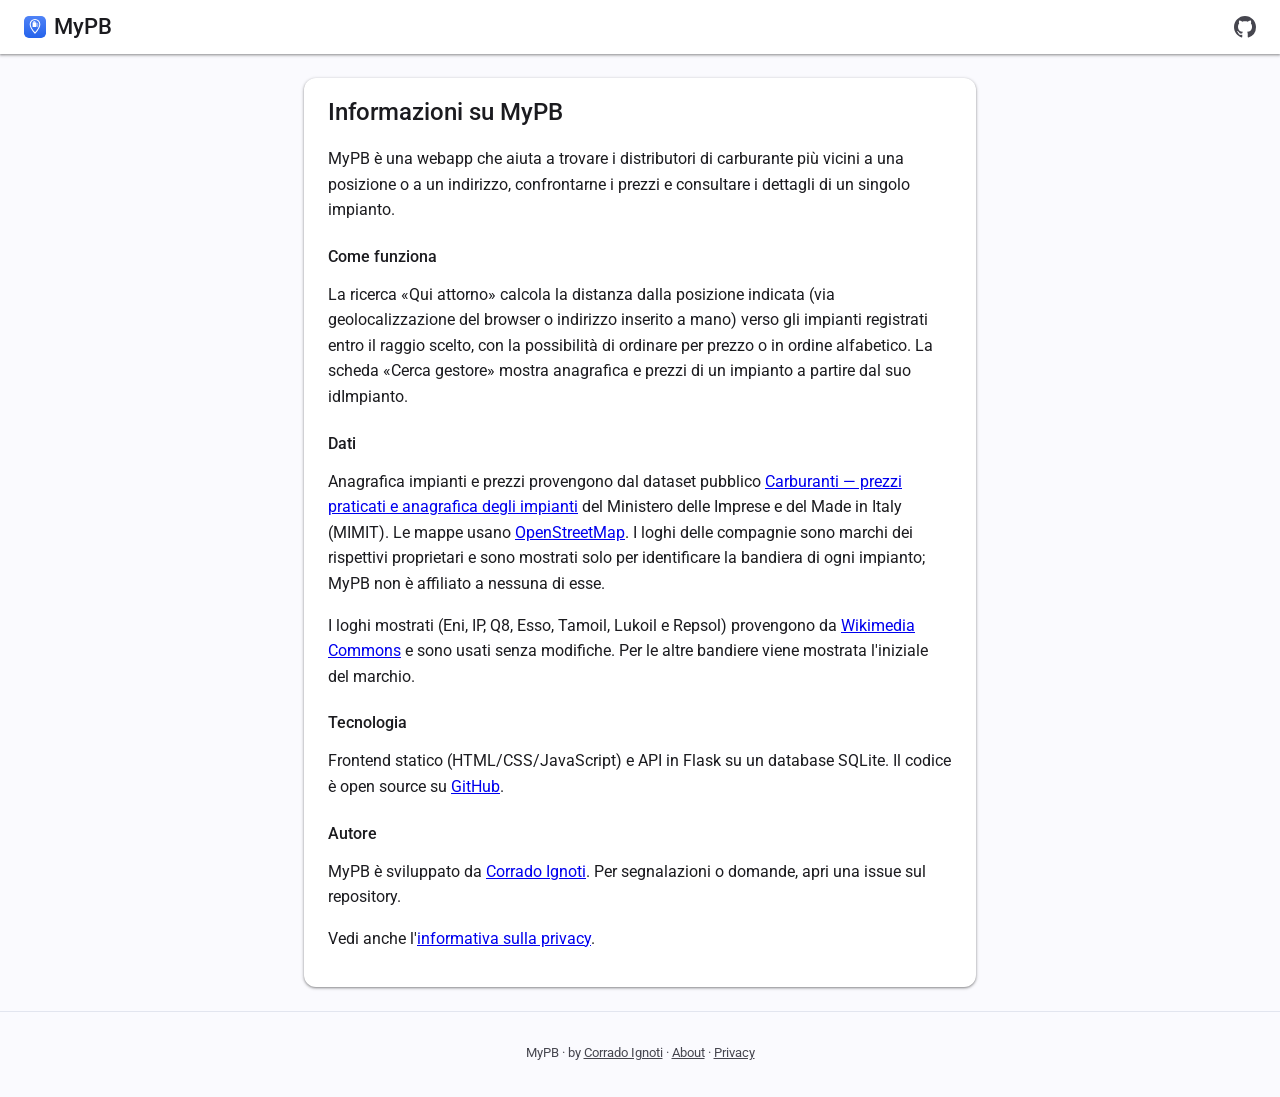
<file: frontend/about.html>
<!doctype html>
<html lang="it">
<head>
  <meta charset="utf-8" />
  <meta name="viewport" content="width=device-width, initial-scale=1" />
  <title>Informazioni &mdash; MyPB</title>
  <link rel="icon" href="icon.svg" type="image/svg+xml" />
  <link rel="icon" href="favicon.ico" sizes="any" />
  <link rel="apple-touch-icon" href="apple-touch-icon.png" />
  <meta name="theme-color" content="#2563eb" />
  <link rel="preconnect" href="https://fonts.googleapis.com" />
  <link rel="preconnect" href="https://fonts.gstatic.com" crossorigin />
  <link
    rel="stylesheet"
    href="https://fonts.googleapis.com/css2?family=Roboto:wght@400;500;700&display=swap"
  />
  <link rel="stylesheet" href="style.css" />
</head>
<body>
  <header>
    <h1><a href="index.html" class="brand-link"><img src="icon.svg" alt="" width="22" height="22" class="brand-icon" />MyPB</a></h1>
    <a href="https://github.com/corradoignoti/mypb" target="_blank" rel="noopener" class="github-link" aria-label="Codice su GitHub" title="Codice su GitHub">
      <svg viewBox="0 0 16 16" width="22" height="22" aria-hidden="true">
        <path fill="currentColor" d="M8 0C3.58 0 0 3.58 0 8c0 3.54 2.29 6.53 5.47 7.59.4.07.55-.17.55-.38 0-.19-.01-.82-.01-1.49-2.01.37-2.53-.49-2.69-.94-.09-.23-.48-.94-.82-1.13-.28-.15-.68-.52-.01-.53.63-.01 1.08.58 1.23.82.72 1.21 1.87.87 2.33.66.07-.52.28-.87.51-1.07-1.78-.2-3.64-.89-3.64-3.95 0-.87.31-1.59.82-2.15-.08-.2-.36-1.02.08-2.12 0 0 .67-.21 2.2.82.64-.18 1.32-.27 2-.27.68 0 1.36.09 2 .27 1.53-1.04 2.2-.82 2.2-.82.44 1.1.16 1.92.08 2.12.51.56.82 1.27.82 2.15 0 3.07-1.87 3.75-3.65 3.95.29.25.54.73.54 1.48 0 1.07-.01 1.93-.01 2.2 0 .21.15.46.55.38A8.013 8.013 0 0016 8c0-4.42-3.58-8-8-8z" />
      </svg>
    </a>
  </header>

  <main class="policy">
    <div class="detail">
      <h2>Informazioni su MyPB</h2>

      <p>
        MyPB &egrave; una webapp che aiuta a trovare i distributori di carburante
        pi&ugrave; vicini a una posizione o a un indirizzo, confrontarne i prezzi e
        consultare i dettagli di un singolo impianto.
      </p>

      <h3>Come funziona</h3>
      <p>
        La ricerca &laquo;Qui attorno&raquo; calcola la distanza dalla posizione
        indicata (via geolocalizzazione del browser o indirizzo inserito a mano)
        verso gli impianti registrati entro il raggio scelto, con la possibilit&agrave;
        di ordinare per prezzo o in ordine alfabetico. La scheda &laquo;Cerca
        gestore&raquo; mostra anagrafica e prezzi di un impianto a partire dal suo
        idImpianto.
      </p>

      <h3>Dati</h3>
      <p>
        Anagrafica impianti e prezzi provengono dal dataset pubblico
        <a href="https://www.mimit.gov.it/it/open-data/elenco-dataset/carburanti-prezzi-praticati-e-anagrafica-degli-impianti" target="_blank" rel="noopener">Carburanti &mdash; prezzi praticati e anagrafica degli impianti</a>
        del Ministero delle Imprese e del Made in Italy (MIMIT). Le mappe usano
        <a href="https://www.openstreetmap.org/copyright" target="_blank" rel="noopener">OpenStreetMap</a>.
        I loghi delle compagnie sono marchi dei rispettivi proprietari e sono
        mostrati solo per identificare la bandiera di ogni impianto; MyPB non
        &egrave; affiliato a nessuna di esse.
      </p>
      <p>
        I loghi mostrati (Eni, IP, Q8, Esso, Tamoil, Lukoil e Repsol) provengono da
        <a href="https://commons.wikimedia.org/" target="_blank" rel="noopener">Wikimedia Commons</a>
        e sono usati senza modifiche. Per le altre bandiere viene mostrata
        l'iniziale del marchio.
      </p>

      <h3>Tecnologia</h3>
      <p>
        Frontend statico (HTML/CSS/JavaScript) e API in Flask su un database
        SQLite. Il codice &egrave; open source su
        <a href="https://github.com/corradoignoti/mypb" target="_blank" rel="noopener">GitHub</a>.
      </p>

      <h3>Autore</h3>
      <p>
        MyPB &egrave; sviluppato da
        <a href="https://github.com/corradoignoti" target="_blank" rel="noopener">Corrado Ignoti</a>.
        Per segnalazioni o domande, apri una issue sul repository.
      </p>

      <p>
        Vedi anche l'<a href="privacy.html">informativa sulla privacy</a>.
      </p>
    </div>
  </main>

  <footer>
    <p>
      MyPB &middot; by <a href="https://github.com/corradoignoti" target="_blank" rel="noopener">Corrado Ignoti</a>
      &middot; <a href="about.html">About</a>
      &middot; <a href="privacy.html">Privacy</a>
    </p>
  </footer>
</body>
</html>
</file>
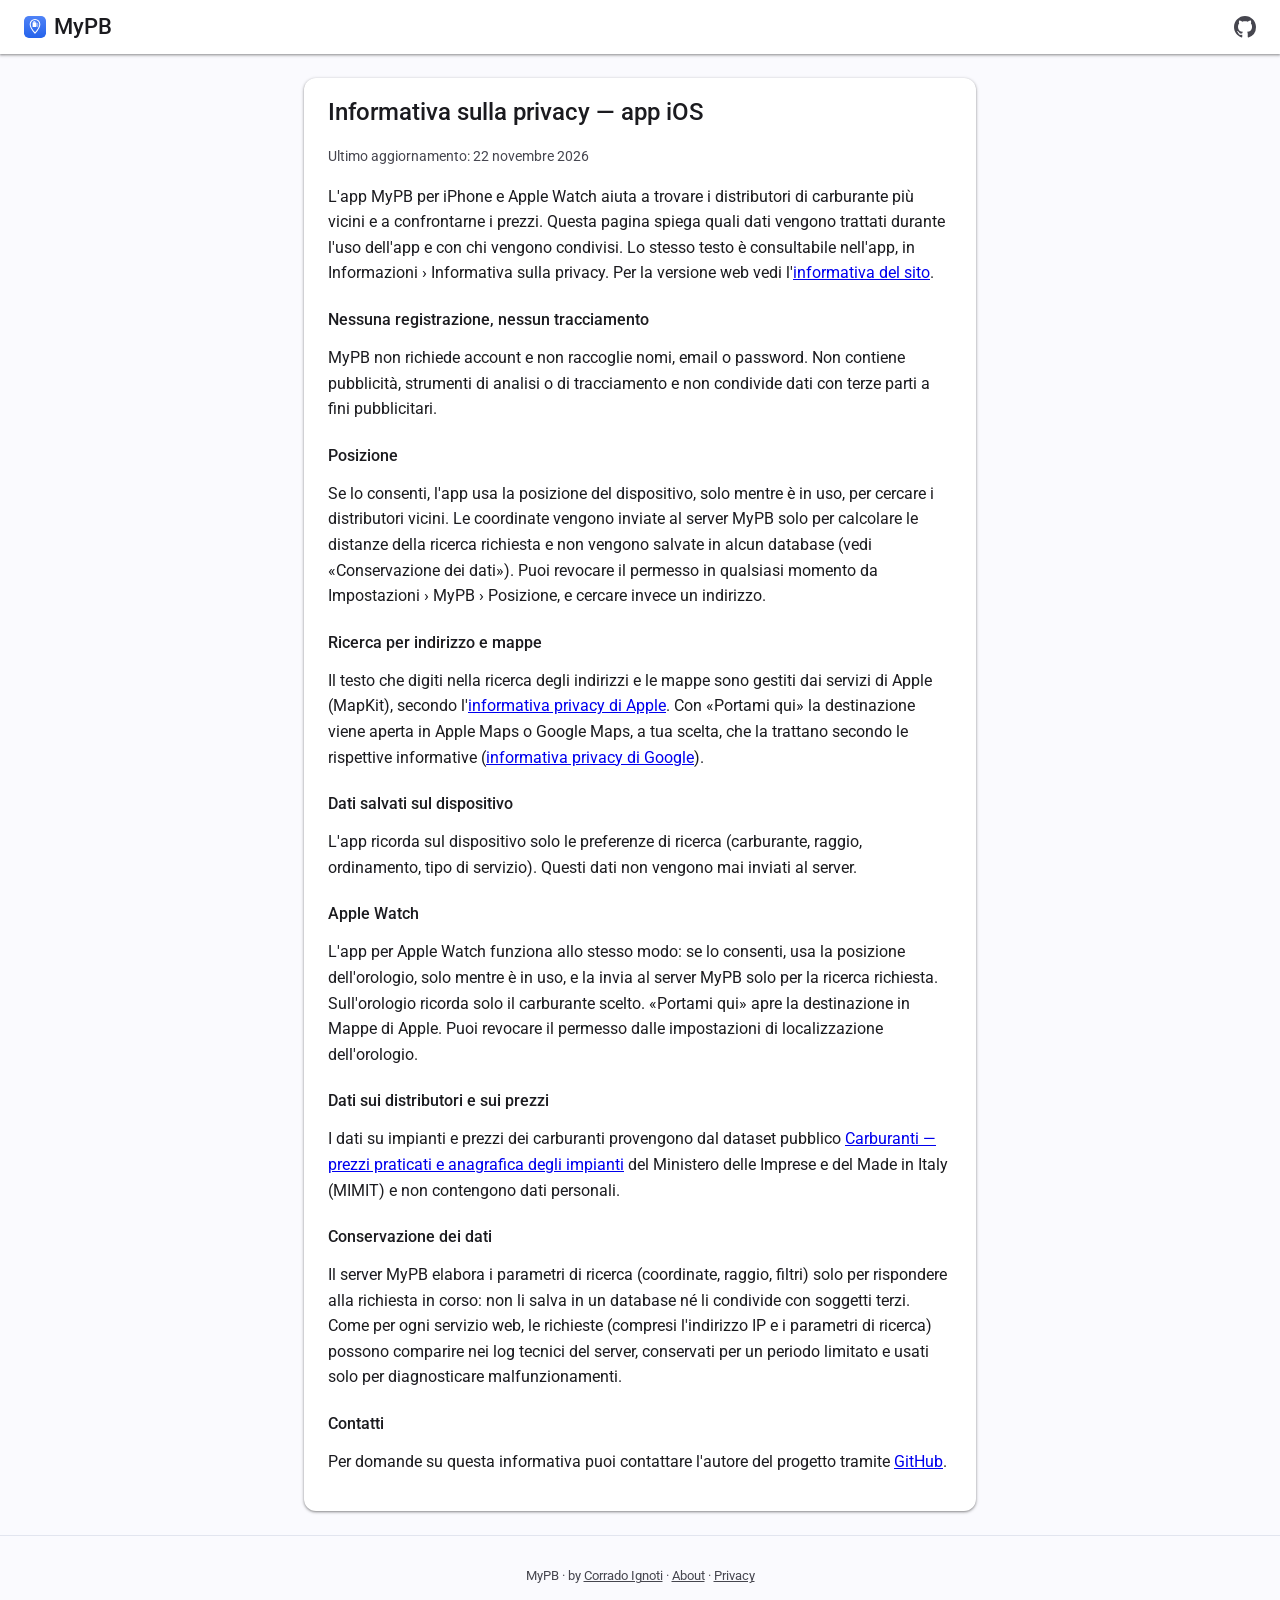
<file: frontend/privacy-ios.html>
<!doctype html>
<html lang="it">
<head>
  <meta charset="utf-8" />
  <meta name="viewport" content="width=device-width, initial-scale=1" />
  <title>Privacy app iOS &mdash; MyPB</title>
  <link rel="icon" href="icon.svg" type="image/svg+xml" />
  <link rel="icon" href="favicon.ico" sizes="any" />
  <link rel="apple-touch-icon" href="apple-touch-icon.png" />
  <meta name="theme-color" content="#2563eb" />
  <link rel="preconnect" href="https://fonts.googleapis.com" />
  <link rel="preconnect" href="https://fonts.gstatic.com" crossorigin />
  <link
    rel="stylesheet"
    href="https://fonts.googleapis.com/css2?family=Roboto:wght@400;500;700&display=swap"
  />
  <link rel="stylesheet" href="style.css" />
</head>
<body>
  <header>
    <h1><a href="index.html" class="brand-link"><img src="icon.svg" alt="" width="22" height="22" class="brand-icon" />MyPB</a></h1>
    <a href="https://github.com/corradoignoti/mypb" target="_blank" rel="noopener" class="github-link" aria-label="Codice su GitHub" title="Codice su GitHub">
      <svg viewBox="0 0 16 16" width="22" height="22" aria-hidden="true">
        <path fill="currentColor" d="M8 0C3.58 0 0 3.58 0 8c0 3.54 2.29 6.53 5.47 7.59.4.07.55-.17.55-.38 0-.19-.01-.82-.01-1.49-2.01.37-2.53-.49-2.69-.94-.09-.23-.48-.94-.82-1.13-.28-.15-.68-.52-.01-.53.63-.01 1.08.58 1.23.82.72 1.21 1.87.87 2.33.66.07-.52.28-.87.51-1.07-1.78-.2-3.64-.89-3.64-3.95 0-.87.31-1.59.82-2.15-.08-.2-.36-1.02.08-2.12 0 0 .67-.21 2.2.82.64-.18 1.32-.27 2-.27.68 0 1.36.09 2 .27 1.53-1.04 2.2-.82 2.2-.82.44 1.1.16 1.92.08 2.12.51.56.82 1.27.82 2.15 0 3.07-1.87 3.75-3.65 3.95.29.25.54.73.54 1.48 0 1.07-.01 1.93-.01 2.2 0 .21.15.46.55.38A8.013 8.013 0 0016 8c0-4.42-3.58-8-8-8z" />
      </svg>
    </a>
  </header>

  <main class="policy">
    <div class="detail">
      <h2>Informativa sulla privacy &mdash; app iOS</h2>
      <p class="policy-updated">Ultimo aggiornamento: 22 novembre 2026</p>

      <p>
        L'app MyPB per iPhone e Apple Watch aiuta a trovare i distributori di carburante pi&ugrave; vicini
        e a confrontarne i prezzi. Questa pagina spiega quali dati vengono trattati durante
        l'uso dell'app e con chi vengono condivisi. Lo stesso testo &egrave; consultabile
        nell'app, in Informazioni &rsaquo; Informativa sulla privacy. Per la versione web
        vedi l'<a href="privacy.html">informativa del sito</a>.
      </p>

      <h3>Nessuna registrazione, nessun tracciamento</h3>
      <p>
        MyPB non richiede account e non raccoglie nomi, email o password. Non contiene
        pubblicit&agrave;, strumenti di analisi o di tracciamento e non condivide dati con
        terze parti a fini pubblicitari.
      </p>

      <h3>Posizione</h3>
      <p>
        Se lo consenti, l'app usa la posizione del dispositivo, solo mentre &egrave; in uso,
        per cercare i distributori vicini. Le coordinate vengono inviate al server MyPB solo
        per calcolare le distanze della ricerca richiesta e non vengono salvate in alcun
        database (vedi &laquo;Conservazione dei dati&raquo;). Puoi revocare il permesso in
        qualsiasi momento da Impostazioni &rsaquo; MyPB &rsaquo; Posizione, e cercare invece
        un indirizzo.
      </p>

      <h3>Ricerca per indirizzo e mappe</h3>
      <p>
        Il testo che digiti nella ricerca degli indirizzi e le mappe sono gestiti dai
        servizi di Apple (MapKit), secondo
        l'<a href="https://www.apple.com/it/legal/privacy/" target="_blank" rel="noopener">informativa privacy di Apple</a>.
        Con &laquo;Portami qui&raquo; la destinazione viene aperta in Apple Maps o Google
        Maps, a tua scelta, che la trattano secondo le rispettive informative
        (<a href="https://policies.google.com/privacy" target="_blank" rel="noopener">informativa privacy di Google</a>).
      </p>

      <h3>Dati salvati sul dispositivo</h3>
      <p>
        L'app ricorda sul dispositivo solo le preferenze di ricerca (carburante, raggio,
        ordinamento, tipo di servizio). Questi dati non vengono mai inviati al server.
      </p>

      <h3>Apple Watch</h3>
      <p>
        L'app per Apple Watch funziona allo stesso modo: se lo consenti, usa la posizione
        dell'orologio, solo mentre &egrave; in uso, e la invia al server MyPB solo per la
        ricerca richiesta. Sull'orologio ricorda solo il carburante scelto.
        &laquo;Portami qui&raquo; apre la destinazione in Mappe di Apple. Puoi revocare il
        permesso dalle impostazioni di localizzazione dell'orologio.
      </p>

      <h3>Dati sui distributori e sui prezzi</h3>
      <p>
        I dati su impianti e prezzi dei carburanti provengono dal dataset pubblico
        <a href="https://www.mimit.gov.it/it/open-data/elenco-dataset/carburanti-prezzi-praticati-e-anagrafica-degli-impianti" target="_blank" rel="noopener">Carburanti &mdash; prezzi praticati e anagrafica degli impianti</a>
        del Ministero delle Imprese e del Made in Italy (MIMIT) e non contengono dati
        personali.
      </p>

      <h3>Conservazione dei dati</h3>
      <p>
        Il server MyPB elabora i parametri di ricerca (coordinate, raggio, filtri) solo per
        rispondere alla richiesta in corso: non li salva in un database n&eacute; li
        condivide con soggetti terzi. Come per ogni servizio web, le richieste (compresi
        l'indirizzo IP e i parametri di ricerca) possono comparire nei log tecnici del
        server, conservati per un periodo limitato e usati solo per diagnosticare
        malfunzionamenti.
      </p>

      <h3>Contatti</h3>
      <p>
        Per domande su questa informativa puoi contattare l'autore del progetto tramite
        <a href="https://github.com/corradoignoti/mypb/issues" target="_blank" rel="noopener">GitHub</a>.
      </p>
    </div>
  </main>

  <footer>
    <p>
      MyPB &middot; by <a href="https://github.com/corradoignoti" target="_blank" rel="noopener">Corrado Ignoti</a>
      &middot; <a href="about.html">About</a>
      &middot; <a href="privacy.html">Privacy</a>
    </p>
  </footer>
</body>
</html>
</file>
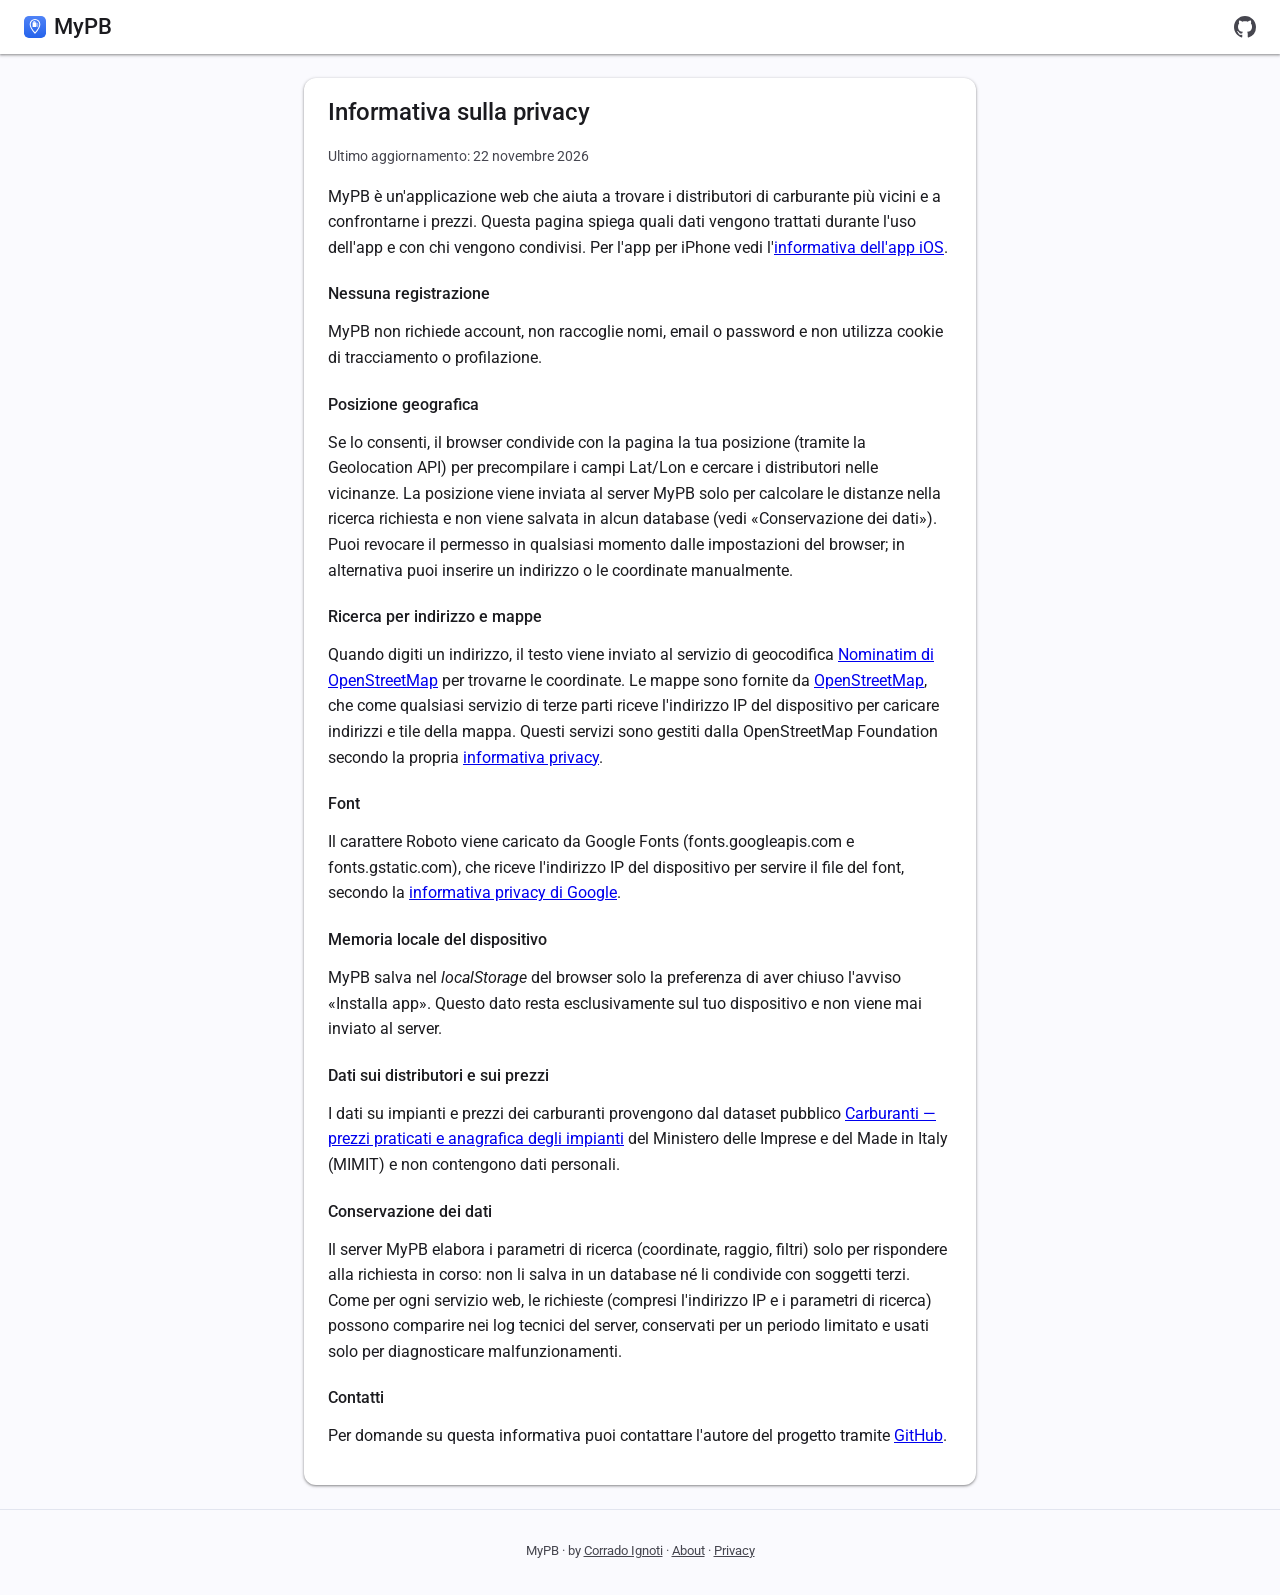
<file: frontend/privacy.html>
<!doctype html>
<html lang="it">
<head>
  <meta charset="utf-8" />
  <meta name="viewport" content="width=device-width, initial-scale=1" />
  <title>Privacy &mdash; MyPB</title>
  <link rel="icon" href="icon.svg" type="image/svg+xml" />
  <link rel="icon" href="favicon.ico" sizes="any" />
  <link rel="apple-touch-icon" href="apple-touch-icon.png" />
  <meta name="theme-color" content="#2563eb" />
  <link rel="preconnect" href="https://fonts.googleapis.com" />
  <link rel="preconnect" href="https://fonts.gstatic.com" crossorigin />
  <link
    rel="stylesheet"
    href="https://fonts.googleapis.com/css2?family=Roboto:wght@400;500;700&display=swap"
  />
  <link rel="stylesheet" href="style.css" />
</head>
<body>
  <header>
    <h1><a href="index.html" class="brand-link"><img src="icon.svg" alt="" width="22" height="22" class="brand-icon" />MyPB</a></h1>
    <a href="https://github.com/corradoignoti/mypb" target="_blank" rel="noopener" class="github-link" aria-label="Codice su GitHub" title="Codice su GitHub">
      <svg viewBox="0 0 16 16" width="22" height="22" aria-hidden="true">
        <path fill="currentColor" d="M8 0C3.58 0 0 3.58 0 8c0 3.54 2.29 6.53 5.47 7.59.4.07.55-.17.55-.38 0-.19-.01-.82-.01-1.49-2.01.37-2.53-.49-2.69-.94-.09-.23-.48-.94-.82-1.13-.28-.15-.68-.52-.01-.53.63-.01 1.08.58 1.23.82.72 1.21 1.87.87 2.33.66.07-.52.28-.87.51-1.07-1.78-.2-3.64-.89-3.64-3.95 0-.87.31-1.59.82-2.15-.08-.2-.36-1.02.08-2.12 0 0 .67-.21 2.2.82.64-.18 1.32-.27 2-.27.68 0 1.36.09 2 .27 1.53-1.04 2.2-.82 2.2-.82.44 1.1.16 1.92.08 2.12.51.56.82 1.27.82 2.15 0 3.07-1.87 3.75-3.65 3.95.29.25.54.73.54 1.48 0 1.07-.01 1.93-.01 2.2 0 .21.15.46.55.38A8.013 8.013 0 0016 8c0-4.42-3.58-8-8-8z" />
      </svg>
    </a>
  </header>

  <main class="policy">
    <div class="detail">
      <h2>Informativa sulla privacy</h2>
      <p class="policy-updated">Ultimo aggiornamento: 22 novembre 2026</p>

      <p>
        MyPB &egrave; un'applicazione web che aiuta a trovare i distributori di carburante
        pi&ugrave; vicini e a confrontarne i prezzi. Questa pagina spiega quali dati vengono
        trattati durante l'uso dell'app e con chi vengono condivisi. Per l'app per iPhone
        vedi l'<a href="privacy-ios.html">informativa dell'app iOS</a>.
      </p>

      <h3>Nessuna registrazione</h3>
      <p>
        MyPB non richiede account, non raccoglie nomi, email o password e non utilizza
        cookie di tracciamento o profilazione.
      </p>

      <h3>Posizione geografica</h3>
      <p>
        Se lo consenti, il browser condivide con la pagina la tua posizione (tramite la
        Geolocation API) per precompilare i campi Lat/Lon e cercare i distributori nelle
        vicinanze. La posizione viene inviata al server MyPB solo per calcolare le distanze
        nella ricerca richiesta e non viene salvata in alcun database (vedi
        &laquo;Conservazione dei dati&raquo;). Puoi revocare il permesso in qualsiasi
        momento dalle impostazioni del browser; in alternativa puoi inserire un indirizzo o
        le coordinate manualmente.
      </p>

      <h3>Ricerca per indirizzo e mappe</h3>
      <p>
        Quando digiti un indirizzo, il testo viene inviato al servizio di geocodifica
        <a href="https://nominatim.org/release-docs/latest/api/Search/" target="_blank" rel="noopener">Nominatim di OpenStreetMap</a>
        per trovarne le coordinate. Le mappe sono fornite da
        <a href="https://www.openstreetmap.org/copyright" target="_blank" rel="noopener">OpenStreetMap</a>,
        che come qualsiasi servizio di terze parti riceve l'indirizzo IP del dispositivo per
        caricare indirizzi e tile della mappa. Questi servizi sono gestiti dalla
        OpenStreetMap Foundation secondo la propria
        <a href="https://osmfoundation.org/wiki/Privacy_Policy" target="_blank" rel="noopener">informativa privacy</a>.
      </p>

      <h3>Font</h3>
      <p>
        Il carattere Roboto viene caricato da Google Fonts (fonts.googleapis.com e
        fonts.gstatic.com), che riceve l'indirizzo IP del dispositivo per servire il file
        del font, secondo la
        <a href="https://policies.google.com/privacy" target="_blank" rel="noopener">informativa privacy di Google</a>.
      </p>

      <h3>Memoria locale del dispositivo</h3>
      <p>
        MyPB salva nel <em>localStorage</em> del browser solo la preferenza di aver chiuso
        l'avviso &laquo;Installa app&raquo;. Questo dato resta esclusivamente sul tuo
        dispositivo e non viene mai inviato al server.
      </p>

      <h3>Dati sui distributori e sui prezzi</h3>
      <p>
        I dati su impianti e prezzi dei carburanti provengono dal dataset pubblico
        <a href="https://www.mimit.gov.it/it/open-data/elenco-dataset/carburanti-prezzi-praticati-e-anagrafica-degli-impianti" target="_blank" rel="noopener">Carburanti &mdash; prezzi praticati e anagrafica degli impianti</a>
        del Ministero delle Imprese e del Made in Italy (MIMIT) e non contengono dati
        personali.
      </p>

      <h3>Conservazione dei dati</h3>
      <p>
        Il server MyPB elabora i parametri di ricerca (coordinate, raggio, filtri) solo per
        rispondere alla richiesta in corso: non li salva in un database n&eacute; li
        condivide con soggetti terzi. Come per ogni servizio web, le richieste (compresi
        l'indirizzo IP e i parametri di ricerca) possono comparire nei log tecnici del
        server, conservati per un periodo limitato e usati solo per diagnosticare
        malfunzionamenti.
      </p>

      <h3>Contatti</h3>
      <p>
        Per domande su questa informativa puoi contattare l'autore del progetto tramite
        <a href="https://github.com/corradoignoti" target="_blank" rel="noopener">GitHub</a>.
      </p>
    </div>
  </main>

  <footer>
    <p>
      MyPB &middot; by <a href="https://github.com/corradoignoti" target="_blank" rel="noopener">Corrado Ignoti</a>
      &middot; <a href="about.html">About</a>
      &middot; <a href="privacy.html">Privacy</a>
    </p>
  </footer>
</body>
</html>
</file>
<file: frontend/style.css>
:root {
  /* Material Design 3 color roles */
  --bg: #fafafe;                /* surface (background) */
  --panel: #ffffff;             /* surface container (cards, header) */
  --surface-variant: #e2e5ef;   /* filled inputs, inactive chips */
  --text: #1b1b1f;              /* on-surface */
  --muted: #46464f;             /* on-surface-variant */
  --border: #c6c6d0;            /* outline */
  --border-variant: #e2e5ef;    /* outline-variant, hairlines */
  --accent: #2563eb;            /* primary */
  --accent-hover: #1d4ed8;      /* primary, pressed/hover */
  --on-accent: #ffffff;         /* on-primary, text/icons on filled buttons */
  --primary-container: #dbe6ff;
  --on-primary-container: #0a3979;
  --error: #ba1a1a;
  --warning: #7a5900;
  --warning-container: #ffe8b3;
  --on-warning-container: #402d00;

  /* Shape scale */
  --shape-xs: 4px;
  --shape-sm: 8px;
  --shape-md: 12px;
  --shape-lg: 16px;
  --shape-full: 999px;

  /* Elevation */
  --elevation-1: 0 1px 2px 0 rgba(0, 0, 0, 0.30), 0 1px 3px 1px rgba(0, 0, 0, 0.15);
  --elevation-2: 0 1px 2px 0 rgba(0, 0, 0, 0.30), 0 2px 6px 2px rgba(0, 0, 0, 0.15);
  --elevation-3: 0 1px 3px 0 rgba(0, 0, 0, 0.30), 0 4px 8px 3px rgba(0, 0, 0, 0.15);

  /* Layout: mobile first, more breathing room from --bp-tablet up */
  --gutter: 1rem;
}

@media (min-width: 700px) {
  :root { --gutter: 1.5rem; }
}

@media (prefers-color-scheme: dark) {
  :root {
    --bg: #131318;
    --panel: #1d1b20;
    --surface-variant: #303039;
    --text: #e4e2e6;
    --muted: #c6c6d0;
    --border: #46464f;
    --border-variant: #303039;
    --accent: #a9c7ff;
    --accent-hover: #c2d7ff;
    --on-accent: #002e69;
    --primary-container: #294577;
    --on-primary-container: #d6e2ff;
    --error: #ffb4ab;
    --warning: #ffcb66;
    --warning-container: #4d3800;
    --on-warning-container: #ffe8b3;

    --elevation-1: 0 1px 2px 0 rgba(0, 0, 0, 0.6), 0 1px 3px 1px rgba(0, 0, 0, 0.4);
    --elevation-2: 0 1px 2px 0 rgba(0, 0, 0, 0.6), 0 2px 6px 2px rgba(0, 0, 0, 0.4);
    --elevation-3: 0 1px 3px 0 rgba(0, 0, 0, 0.6), 0 4px 8px 3px rgba(0, 0, 0, 0.4);
  }
}

* { box-sizing: border-box; }

body {
  margin: 0;
  font-family: "Roboto", -apple-system, BlinkMacSystemFont, "Segoe UI", sans-serif;
  background: var(--bg);
  color: var(--text);
}

header {
  display: flex;
  align-items: center;
  justify-content: space-between;
  padding: 0.85rem var(--gutter);
  background: var(--panel);
  box-shadow: var(--elevation-1);
  position: relative;
  z-index: 1;
}

header h1 {
  margin: 0;
  font-size: 1.2rem;
  font-weight: 500;
  letter-spacing: 0;
  display: flex;
  align-items: center;
  gap: 0.5rem;
  line-height: 1;
}

@media (min-width: 700px) {
  header { padding: 1rem var(--gutter); }
  header h1 { font-size: 1.375rem; }
}

.brand-icon {
  display: block;
  border-radius: var(--shape-xs);
  flex-shrink: 0;
}

.api-base {
  display: flex;
  align-items: center;
  gap: 0.5rem;
  font-size: 0.85rem;
  color: var(--muted);
}

.api-base input {
  width: 220px;
}

.install-banner {
  display: flex;
  align-items: center;
  gap: 0.6rem;
  padding: 0.6rem var(--gutter);
  background: var(--primary-container);
  color: var(--on-primary-container);
  font-size: 0.82rem;
}

.install-banner img {
  border-radius: var(--shape-xs);
  flex-shrink: 0;
}

.install-banner p {
  margin: 0;
  flex: 1;
  min-width: 0;
}

@media (min-width: 700px) {
  .install-banner { gap: 0.75rem; font-size: 0.85rem; }
}

.install-banner button {
  flex-shrink: 0;
}

#installBtn {
  padding: 0.4rem 1rem;
  font-size: 0.82rem;
}

.install-dismiss {
  background: none;
  color: var(--on-primary-container);
  font-size: 1.2rem;
  line-height: 1;
  padding: 0.2rem 0.4rem;
  border-radius: var(--shape-full);
}

.install-dismiss:hover {
  background: rgba(0, 0, 0, 0.08);
  box-shadow: none;
}

nav.tabs {
  display: flex;
  gap: 0.25rem;
  padding: 0 var(--gutter);
  background: var(--panel);
  border-bottom: 1px solid var(--border-variant);
}

.tab-btn {
  position: relative;
  flex: 1;
  padding: 0.85rem 0.5rem;
  border: none;
  background: none;
  color: var(--muted);
  cursor: pointer;
  font-size: 0.88rem;
  font-weight: 500;
  font-family: inherit;
  text-align: center;
  transition: color 0.15s ease;
}

@media (min-width: 700px) {
  nav.tabs { gap: 0.5rem; }
  .tab-btn { flex: none; padding: 0.9rem 1.1rem; font-size: 0.9rem; }
}

.tab-btn:hover { color: var(--text); }

.tab-btn.active { color: var(--accent); }

.tab-btn.active::after {
  content: "";
  position: absolute;
  left: 0.25rem;
  right: 0.25rem;
  bottom: -1px;
  height: 3px;
  border-radius: var(--shape-xs) var(--shape-xs) 0 0;
  background: var(--accent);
}

main {
  max-width: 1000px;
  margin: 0 auto;
  padding: var(--gutter);
}

.tab-panel { display: none; }
.tab-panel.active { display: block; }

/* Mobile first: fields stack in a 2-column grid, short fields pair up,
   everything else (address, fuel, buttons) spans the full width. */
.form-row {
  display: grid;
  grid-template-columns: 1fr 1fr;
  gap: 0.9rem;
  background: var(--panel);
  border-radius: var(--shape-md);
  box-shadow: var(--elevation-1);
  padding: 1rem;
}

.form-row > * { min-width: 0; }

.field {
  grid-column: 1 / -1;
  display: flex;
  flex-direction: column;
  gap: 0.3rem;
  font-size: 0.75rem;
  font-weight: 500;
  color: var(--muted);
}

.form-row .field:has(#lat),
.form-row .field:has(#lon),
.form-row .field:has(#radius),
.form-row .field:has(#sort),
.form-row .field:has(#order),
.form-row .field:has(#self) {
  grid-column: span 1;
}

.form-row button {
  grid-column: 1 / -1;
  width: 100%;
}

@media (min-width: 700px) {
  .form-row {
    display: flex;
    flex-wrap: wrap;
    align-items: end;
    padding: 1.25rem;
  }
  .form-row button { width: auto; }
}

input, select {
  font: inherit;
  font-size: 1rem; /* 16px: prevents iOS Safari auto-zoom on focus */
  padding: 0.6rem 0.7rem;
  border-radius: var(--shape-xs);
  border: 1px solid var(--border);
  background: var(--panel);
  color: var(--text);
  transition: border-color 0.15s ease, box-shadow 0.15s ease;
}

input:hover, select:hover { border-color: var(--muted); }

input:focus, select:focus {
  outline: none;
  border-color: var(--accent);
  box-shadow: 0 0 0 1px var(--accent);
}

/* Filled button (Material 3) */
button {
  cursor: pointer;
  font: inherit;
  font-size: 0.9rem;
  font-weight: 500;
  padding: 0.6rem 1.3rem;
  border-radius: var(--shape-full);
  border: none;
  background: var(--accent);
  color: var(--on-accent);
  transition: box-shadow 0.15s ease, background 0.15s ease;
}

button:hover {
  background: var(--accent-hover);
  box-shadow: var(--elevation-1);
}

button:active { box-shadow: none; }

.address-field {
  position: relative;
  min-width: 220px;
}

.address-suggestions {
  position: absolute;
  top: 100%;
  left: 0;
  right: 0;
  z-index: 10;
  margin: 4px 0 0;
  padding: 0.4rem 0;
  list-style: none;
  background: var(--panel);
  border-radius: var(--shape-sm);
  max-height: 220px;
  overflow-y: auto;
  box-shadow: var(--elevation-2);
}

.address-suggestions li {
  padding: 0.5rem 0.9rem;
  font-size: 0.85rem;
  cursor: pointer;
  color: var(--text);
}

.address-suggestions li:hover {
  background: var(--surface-variant);
}

/* Outlined button (Material 3) */
#geoBtn {
  display: inline-flex;
  align-items: center;
  justify-content: center;
  gap: 0.4rem;
  background: none;
  color: var(--accent);
  border: 1px solid var(--border);
  font-weight: 500;
  align-self: end;
}

.target-icon {
  flex-shrink: 0;
}

#geoBtn:hover {
  background: var(--primary-container);
  box-shadow: none;
}

.advanced-toggle {
  display: block;
  width: auto;
  margin: 0.75rem auto 0;
  padding: 0.3rem 0.6rem;
  background: none;
  color: var(--accent);
  font-size: 0.85rem;
  font-weight: 500;
  text-decoration: underline;
}

.advanced-toggle:hover {
  background: none;
  box-shadow: none;
  color: var(--accent-hover);
}

.status {
  min-height: 1.2rem;
  font-size: 0.85rem;
  color: var(--muted);
}

.status.error { color: var(--error); }

.status.warning {
  display: flex;
  align-items: center;
  gap: 0.6rem;
  min-height: 0;
  margin: 0.5rem 0;
  padding: 0.9rem 1.1rem;
  border-radius: var(--shape-md);
  background: var(--warning-container);
  color: var(--on-warning-container);
  border: 1px solid var(--warning);
  box-shadow: var(--elevation-1);
  font-size: 0.92rem;
  font-weight: 500;
}

.status.warning::before {
  content: "⚠️";
  font-size: 1.15rem;
  line-height: 1;
  flex-shrink: 0;
}

.results-table {
  width: 100%;
  border-collapse: collapse;
  background: var(--panel);
  border-radius: var(--shape-md);
  box-shadow: var(--elevation-1);
  overflow: hidden;
  font-size: 0.82rem;
}

.results-table th, .results-table td {
  padding: 0.5rem 0.6rem;
  border-bottom: 1px solid var(--border-variant);
  text-align: left;
}

@media (min-width: 700px) {
  .results-table { font-size: 0.88rem; }
  .results-table th, .results-table td { padding: 0.6rem 0.85rem; }
}

.results-table th {
  background: var(--surface-variant);
  color: var(--muted);
  font-weight: 500;
  font-size: 0.75rem;
  letter-spacing: 0.04em;
  text-transform: uppercase;
}

.results-table tbody tr.row-clickable {
  cursor: pointer;
}

.results-table tbody tr.row-clickable:hover,
.results-table tbody tr.row-clickable:active {
  background: var(--surface-variant);
}

.results-table button.link-btn {
  background: none;
  border: none;
  color: var(--accent);
  font-weight: 500;
  padding: 0;
  border-radius: var(--shape-xs);
}

.results-table button.link-btn:hover {
  background: none;
  text-decoration: underline;
  box-shadow: none;
}

.hidden { display: none !important; }

.detail {
  background: var(--panel);
  border-radius: var(--shape-md);
  box-shadow: var(--elevation-1);
  padding: 1.25rem 1.5rem;
}

.detail h2 { margin-top: 0; font-weight: 500; }

.detail dl {
  display: grid;
  grid-template-columns: max-content 1fr;
  gap: 0.4rem 1rem;
  margin: 0 0 1rem;
}

.detail dt { color: var(--muted); font-size: 0.8rem; }
.detail dd { margin: 0; }

.wrap-x { overflow-x: auto; }

.view-toggle {
  display: flex;
  gap: 0.5rem;
  margin: 1rem 0;
}

/* Tonal button (Material 3) */
.view-btn {
  flex: 1;
  background: var(--surface-variant);
  color: var(--muted);
  border: none;
  font-weight: 500;
  padding: 0.5rem 1.1rem;
  border-radius: var(--shape-full);
}

@media (min-width: 700px) {
  .view-btn { flex: none; }
}

.view-btn:hover { box-shadow: var(--elevation-1); }

.view-btn.active {
  background: var(--primary-container);
  color: var(--on-primary-container);
}

.map {
  width: 100%;
  height: 340px;
  border-radius: var(--shape-md);
  box-shadow: var(--elevation-1);
  overflow: hidden;
  z-index: 0;
}

.map.map-small {
  height: 200px;
  margin-top: 1rem;
}

@media (min-width: 700px) {
  .map { height: 480px; }
  .map.map-small { height: 220px; }
}

.leaflet-popup-content-wrapper,
.leaflet-popup-tip {
  background: var(--panel);
  color: var(--text);
}

.leaflet-popup-content-wrapper {
  border-radius: var(--shape-sm);
  box-shadow: var(--elevation-2);
}

.popup-price { font-weight: 600; }

.popup-nav {
  display: flex;
  gap: 0.75rem;
  margin-top: 0.5rem;
}

.popup-nav span { color: var(--muted); }

.popup-nav a {
  color: var(--accent);
  font-weight: 500;
}

.results-table td.row-num {
  color: var(--muted);
  font-weight: 500;
  text-align: center;
  width: 1%;
}

.marker-pin {
  background: transparent;
  border: none;
}

.marker-pin svg {
  display: block;
  filter: drop-shadow(0 1px 2px rgba(0, 0, 0, 0.45));
}

.marker-pin path {
  fill: var(--accent);
  stroke: #fff;
  stroke-width: 1.5;
}

.marker-pin text {
  fill: #fff;
  font-weight: 700;
  font-size: 12px;
  text-anchor: middle;
}

footer {
  padding: 1.25rem var(--gutter) 1.5rem;
  text-align: center;
  color: var(--muted);
  font-size: 0.8rem;
  border-top: 1px solid var(--border-variant);
}

.prices-status {
  margin-top: 0.35rem;
}

.prices-status.error {
  color: var(--error);
}

footer a {
  color: var(--muted);
  text-decoration: underline;
}

footer a:hover {
  color: var(--accent);
}

.brand-link {
  display: flex;
  align-items: center;
  gap: 0.5rem;
  color: inherit;
  text-decoration: none;
}

.github-link {
  display: flex;
  align-items: center;
  color: var(--muted);
  transition: color 0.15s ease;
}

.github-link:hover {
  color: var(--text);
}

.policy {
  max-width: 720px;
}

.policy h2 { margin-top: 0; font-weight: 500; }

.policy h3 {
  font-size: 1rem;
  font-weight: 500;
  margin: 1.5rem 0 0.4rem;
}

.policy p { line-height: 1.6; }

.policy-updated {
  color: var(--muted);
  font-size: 0.85rem;
}

/* ---- brand logos (bandiera) ---- */
.brand-cell {
  display: inline-flex;
  align-items: center;
  gap: 0.4rem;
}

.brand-slot {
  display: inline-flex;
  flex-shrink: 0;
  width: 56px;
}

.brand-logo {
  flex-shrink: 0;
  box-sizing: border-box;
  height: 22px;
  vertical-align: middle;
}

/* logos have transparent backgrounds and dark/brand-coloured artwork:
   keep them on white so they stay legible in dark mode too */
img.brand-logo {
  width: auto;
  max-width: 56px;
  object-fit: contain;
  padding: 2px 3px;
  background: #fff;
  border-radius: 4px;
  box-shadow: inset 0 0 0 1px rgba(0, 0, 0, 0.08);
}

.brand-fallback {
  display: inline-flex;
  align-items: center;
  justify-content: center;
  width: 22px;
  border-radius: 50%;
  background: hsl(var(--brand-hue, 0) 55% 42%);
  color: #fff;
  font-size: 0.75rem;
  font-weight: 700;
  line-height: 1;
  user-select: none;
}
</file>
